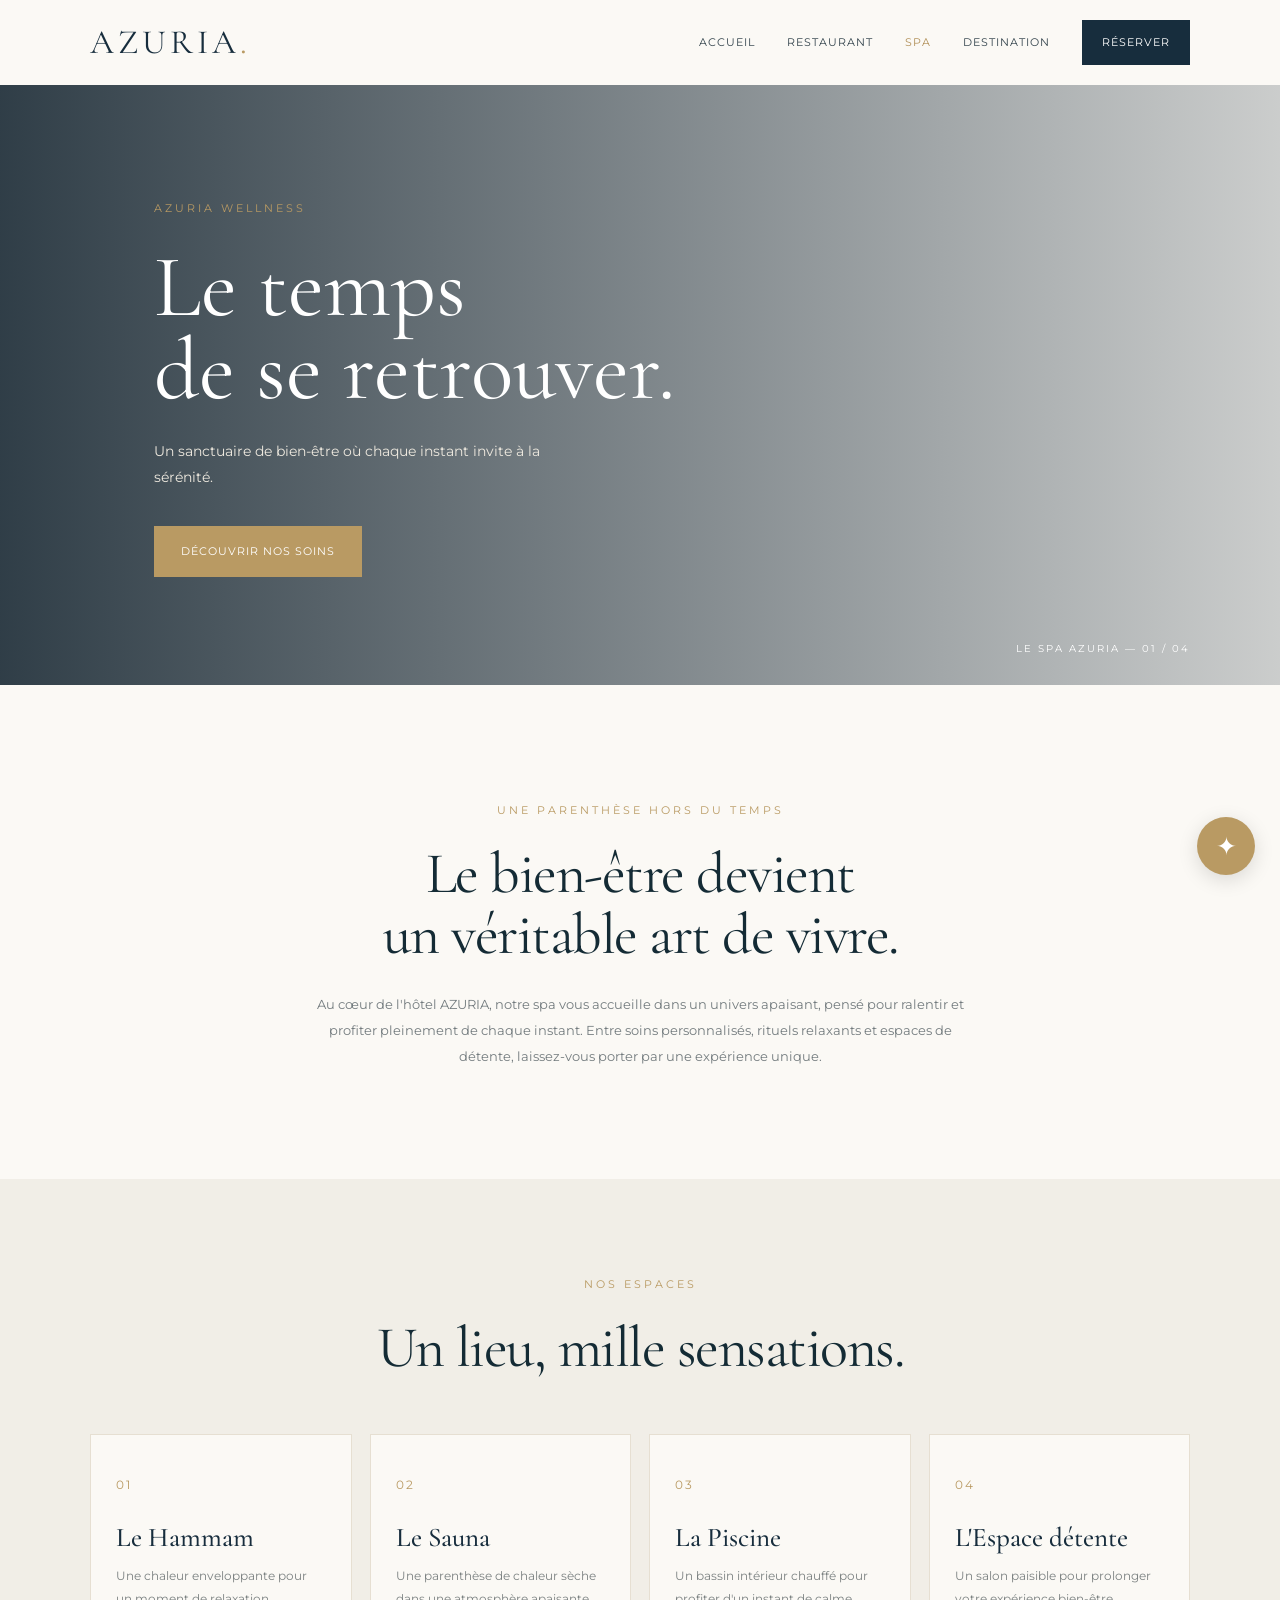
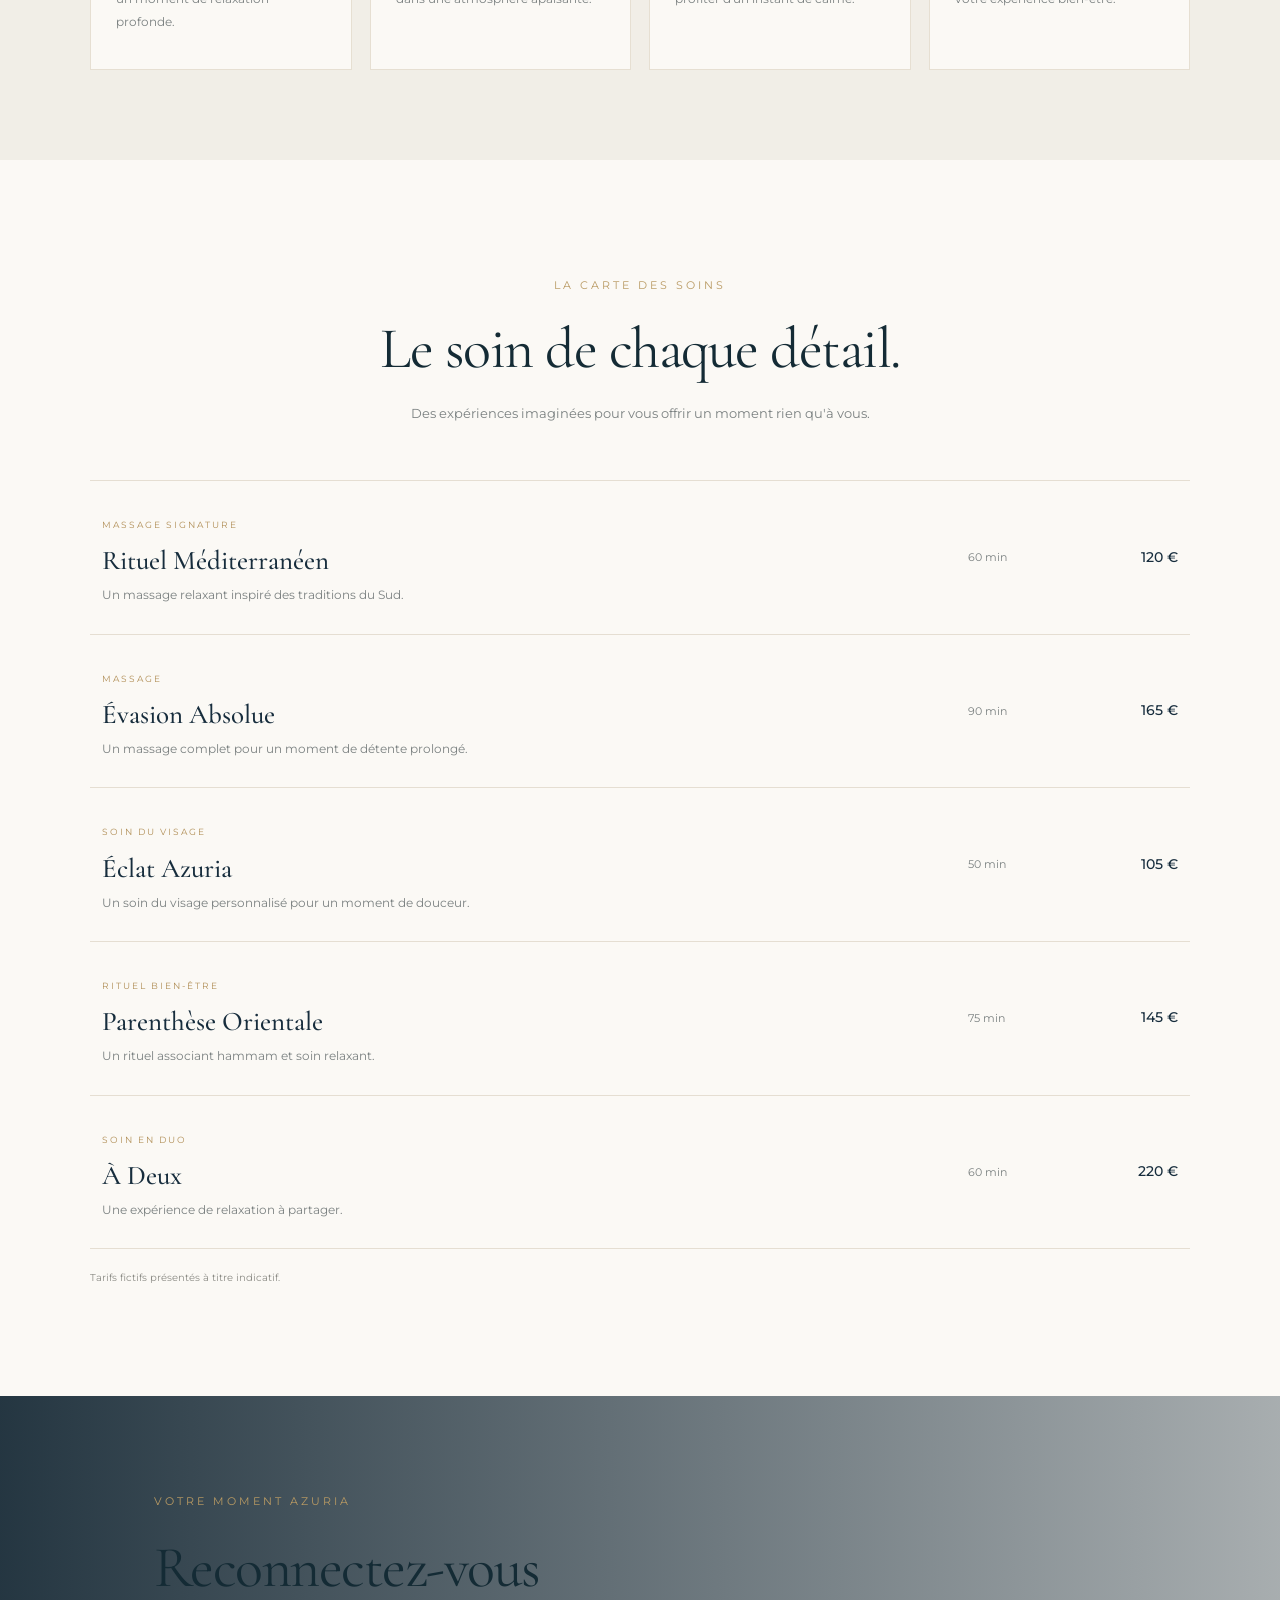
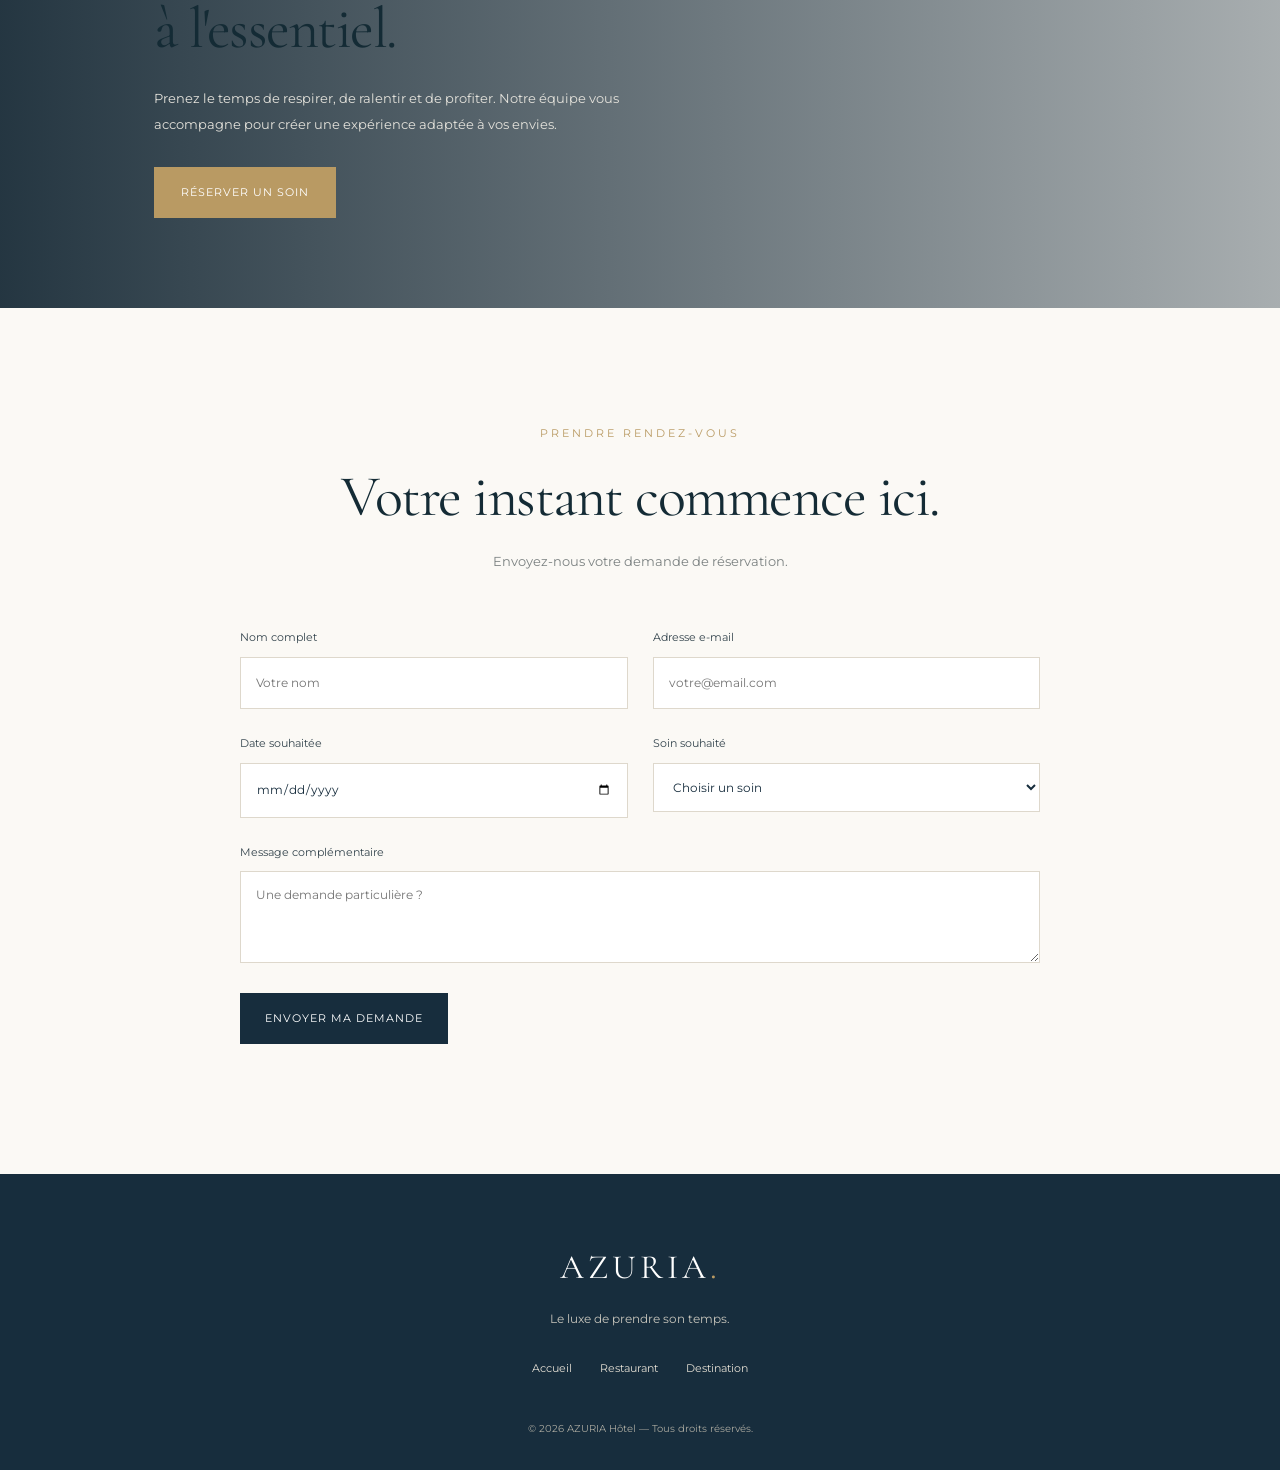
<file: Spa.html>
<!DOCTYPE html>
<html lang="fr">
<head>
    <meta charset="UTF-8">
    <meta name="viewport" content="width=device-width, initial-scale=1.0">
    <title>Le Spa | AZURIA Hôtel</title>
    <link rel="stylesheet" href="style.css">
    <link rel="preconnect" href="https://fonts.googleapis.com">
    <link rel="preconnect" href="https://fonts.gstatic.com" crossorigin>
    <link href="https://fonts.googleapis.com/css2?family=Cormorant+Garamond:wght@400;500;600&family=Montserrat:wght@300;400;500;600&display=swap" rel="stylesheet">
</head>

<body class="spa-page">

<header class="spa-header">
    <a href="index.html" class="spa-logo">AZURIA<span>.</span></a>

    <button class="spa-menu-toggle" aria-label="Ouvrir le menu">☰</button>

    <nav class="spa-nav">
        <a href="index.html">Accueil</a>
        <a href="restaurant.html">Restaurant</a>
        <a href="spa.html" class="active">Spa</a>
        <a href="destination.html">Destination</a>
        <a href="index.html#reservation" class="spa-nav-button">Réserver</a>
    </nav>
</header>

<main>

    <!-- HERO -->
    <section class="spa-hero">
        <div class="spa-hero-content">
            <span>AZURIA WELLNESS</span>
            <h1>Le temps<br>de se retrouver.</h1>
            <p>Un sanctuaire de bien-être où chaque instant invite à la sérénité.</p>
            <a href="#soins" class="spa-button">Découvrir nos soins</a>
        </div>
        <div class="spa-hero-bottom">LE SPA AZURIA — 01 / 04</div>
    </section>

    <!-- INTRODUCTION -->
    <section class="spa-intro spa-container">
        <span class="spa-label">UNE PARENTHÈSE HORS DU TEMPS</span>
        <h2>Le bien-être devient<br>un véritable art de vivre.</h2>
        <p>
            Au cœur de l'hôtel AZURIA, notre spa vous accueille dans
            un univers apaisant, pensé pour ralentir et profiter pleinement
            de chaque instant. Entre soins personnalisés, rituels relaxants
            et espaces de détente, laissez-vous porter par une expérience unique.
        </p>
    </section>

    <!-- ESPACES -->
    <section class="spa-spaces">
        <div class="spa-container">
            <div class="spa-section-heading">
                <span class="spa-label">NOS ESPACES</span>
                <h2>Un lieu, mille sensations.</h2>
            </div>

            <div class="spa-space-grid">
                <article class="spa-space-card">
                    <span>01</span>
                    <h3>Le Hammam</h3>
                    <p>Une chaleur enveloppante pour un moment de relaxation profonde.</p>
                </article>

                <article class="spa-space-card">
                    <span>02</span>
                    <h3>Le Sauna</h3>
                    <p>Une parenthèse de chaleur sèche dans une atmosphère apaisante.</p>
                </article>

                <article class="spa-space-card">
                    <span>03</span>
                    <h3>La Piscine</h3>
                    <p>Un bassin intérieur chauffé pour profiter d'un instant de calme.</p>
                </article>

                <article class="spa-space-card">
                    <span>04</span>
                    <h3>L'Espace détente</h3>
                    <p>Un salon paisible pour prolonger votre expérience bien-être.</p>
                </article>
            </div>
        </div>
    </section>

    <!-- SOINS -->
    <section class="spa-treatments spa-container" id="soins">
        <div class="spa-section-heading">
            <span class="spa-label">LA CARTE DES SOINS</span>
            <h2>Le soin de chaque détail.</h2>
            <p>Des expériences imaginées pour vous offrir un moment rien qu'à vous.</p>
        </div>

        <div class="spa-treatment-list">

            <article class="spa-treatment">
                <div>
                    <span class="spa-treatment-type">MASSAGE SIGNATURE</span>
                    <h3>Rituel Méditerranéen</h3>
                    <p>Un massage relaxant inspiré des traditions du Sud.</p>
                </div>
                <span class="spa-duration">60 min</span>
                <strong>120 €</strong>
            </article>

            <article class="spa-treatment">
                <div>
                    <span class="spa-treatment-type">MASSAGE</span>
                    <h3>Évasion Absolue</h3>
                    <p>Un massage complet pour un moment de détente prolongé.</p>
                </div>
                <span class="spa-duration">90 min</span>
                <strong>165 €</strong>
            </article>

            <article class="spa-treatment">
                <div>
                    <span class="spa-treatment-type">SOIN DU VISAGE</span>
                    <h3>Éclat Azuria</h3>
                    <p>Un soin du visage personnalisé pour un moment de douceur.</p>
                </div>
                <span class="spa-duration">50 min</span>
                <strong>105 €</strong>
            </article>

            <article class="spa-treatment">
                <div>
                    <span class="spa-treatment-type">RITUEL BIEN-ÊTRE</span>
                    <h3>Parenthèse Orientale</h3>
                    <p>Un rituel associant hammam et soin relaxant.</p>
                </div>
                <span class="spa-duration">75 min</span>
                <strong>145 €</strong>
            </article>

            <article class="spa-treatment">
                <div>
                    <span class="spa-treatment-type">SOIN EN DUO</span>
                    <h3>À Deux</h3>
                    <p>Une expérience de relaxation à partager.</p>
                </div>
                <span class="spa-duration">60 min</span>
                <strong>220 €</strong>
            </article>

        </div>

        <p class="spa-disclaimer">Tarifs fictifs présentés à titre indicatif.</p>
    </section>

    <!-- EXPERIENCE -->
    <section class="spa-experience">
        <div class="spa-experience-content">
            <span class="spa-label">VOTRE MOMENT AZURIA</span>
            <h2>Reconnectez-vous<br>à l'essentiel.</h2>
            <p>
                Prenez le temps de respirer, de ralentir et de profiter.
                Notre équipe vous accompagne pour créer une expérience
                adaptée à vos envies.
            </p>
            <a href="#reservation-spa" class="spa-button">Réserver un soin</a>
        </div>
    </section>

    <!-- RESERVATION -->
    <section class="spa-booking spa-container" id="reservation-spa">
        <div class="spa-section-heading">
            <span class="spa-label">PRENDRE RENDEZ-VOUS</span>
            <h2>Votre instant commence ici.</h2>
            <p>Envoyez-nous votre demande de réservation.</p>
        </div>

        <form id="spa-form" class="spa-form">
            <div class="spa-form-grid">
                <div>
                    <label for="spa-name">Nom complet</label>
                    <input type="text" id="spa-name" placeholder="Votre nom" required>
                </div>

                <div>
                    <label for="spa-email">Adresse e-mail</label>
                    <input type="email" id="spa-email" placeholder="votre@email.com" required>
                </div>

                <div>
                    <label for="spa-date">Date souhaitée</label>
                    <input type="date" id="spa-date" required>
                </div>

                <div>
                    <label for="spa-treatment-select">Soin souhaité</label>
                    <select id="spa-treatment-select" required>
                        <option value="">Choisir un soin</option>
                        <option>Rituel Méditerranéen</option>
                        <option>Évasion Absolue</option>
                        <option>Éclat Azuria</option>
                        <option>Parenthèse Orientale</option>
                        <option>À Deux</option>
                    </select>
                </div>
            </div>

            <label for="spa-message">Message complémentaire</label>
            <textarea id="spa-message" rows="4" placeholder="Une demande particulière ?"></textarea>

            <button type="submit" class="spa-submit">Envoyer ma demande</button>
            <p id="spa-feedback" class="spa-feedback"></p>
        </form>
    </section>

</main>

<footer class="spa-footer">
    <a href="index.html" class="spa-logo">AZURIA<span>.</span></a>
    <p>Le luxe de prendre son temps.</p>
    <div>
        <a href="index.html">Accueil</a>
        <a href="restaurant.html">Restaurant</a>
        <a href="destination.html">Destination</a>
    </div>
    <small>© <span id="spa-year"></span> AZURIA Hôtel — Tous droits réservés.</small>
</footer>

<!-- CONCIERGE VIRTUEL -->
<button class="spa-chat-button" id="spa-chat-open" aria-label="Ouvrir le concierge">✦</button>

<div class="spa-chat" id="spa-chat">
    <div class="spa-chat-header">
        <div>
            <strong>Conciergerie AZURIA</strong>
            <small>Votre assistant virtuel</small>
        </div>
        <button id="spa-chat-close" aria-label="Fermer">×</button>
    </div>

    <div class="spa-chat-messages" id="spa-chat-messages">
        <p class="spa-bot-message">Bonjour et bienvenue au spa AZURIA. Comment puis-je vous aider ?</p>
    </div>

    <div class="spa-chat-quick">
        <button data-question="Quels sont les horaires du spa ?">Horaires</button>
        <button data-question="Quels soins proposez-vous ?">Les soins</button>
        <button data-question="Comment réserver ?">Réservation</button>
    </div>

    <form id="spa-chat-form">
        <input type="text" id="spa-chat-input" placeholder="Votre message..." required>
        <button type="submit">➤</button>
    </form>
</div>

<script>
    // MENU MOBILE
    const menuToggle = document.querySelector(".spa-menu-toggle");
    const spaNav = document.querySelector(".spa-nav");

    menuToggle.addEventListener("click", () => {
        spaNav.classList.toggle("open");
    });

    spaNav.querySelectorAll("a").forEach(link => {
        link.addEventListener("click", () => spaNav.classList.remove("open"));
    });

    // ANNEE
    document.getElementById("spa-year").textContent = new Date().getFullYear();

    // DATE MINIMUM
    document.getElementById("spa-date").min = new Date().toISOString().split("T")[0];

    // FORMULAIRE DE RESERVATION
    document.getElementById("spa-form").addEventListener("submit", function(e) {
        e.preventDefault();

        document.getElementById("spa-feedback").textContent =
            "Merci ! Votre demande a bien été préparée. Notre équipe vous recontactera prochainement.";

        this.reset();
    });

    // CONCIERGE VIRTUEL
    const chat = document.getElementById("spa-chat");
    const chatMessages = document.getElementById("spa-chat-messages");

    document.getElementById("spa-chat-open").addEventListener("click", () => {
        chat.classList.add("visible");
    });

    document.getElementById("spa-chat-close").addEventListener("click", () => {
        chat.classList.remove("visible");
    });

    function spaReply(question) {
        const q = question.toLowerCase();

        if (q.includes("horaire") || q.includes("ouvert")) {
            return "Le spa accueille les visiteurs de 9h à 20h, tous les jours.";
        }

        if (q.includes("soin") || q.includes("massage") || q.includes("tarif")) {
            return "Nous proposons plusieurs soins, dont le Rituel Méditerranéen à 120 € et Évasion Absolue à 165 €. Consultez notre carte des soins pour en savoir plus.";
        }

        if (q.includes("réserver") || q.includes("reservation") || q.includes("rendez-vous")) {
            return "Vous pouvez envoyer une demande grâce au formulaire de réservation situé en bas de cette page.";
        }

        if (q.includes("piscine") || q.includes("hammam") || q.includes("sauna")) {
            return "Notre spa comprend une piscine intérieure chauffée, un hammam, un sauna et un espace détente.";
        }

        return "Je peux vous renseigner sur nos horaires, nos soins et les réservations. Que souhaitez-vous savoir ?";
    }

    function addChatMessage(message, type) {
        const p = document.createElement("p");
        p.className = type === "user" ? "spa-user-message" : "spa-bot-message";
        p.textContent = message;
        chatMessages.appendChild(p);
        chatMessages.scrollTop = chatMessages.scrollHeight;
    }

    function sendSpaMessage(message) {
        if (!message.trim()) return;
        addChatMessage(message, "user");

        setTimeout(() => {
            addChatMessage(spaReply(message), "bot");
        }, 400);
    }

    document.getElementById("spa-chat-form").addEventListener("submit", function(e) {
        e.preventDefault();
        const input = document.getElementById("spa-chat-input");
        sendSpaMessage(input.value);
        input.value = "";
    });

    document.querySelectorAll(".spa-chat-quick button").forEach(button => {
        button.addEventListener("click", () => {
            sendSpaMessage(button.dataset.question);
        });
    });
</script>

</body>
</html>
</file>
<file: style.css>
/* =========================================
   AZURIA — IDENTITÉ VISUELLE
   ========================================= */

:root {
    --navy: #142b35;
    --navy-deep: #0d2029;
    --blue: #426b77;
    --gold: #c2a675;
    --cream: #f7f5ef;
    --white: #ffffff;
    --text: #263b43;
    --muted: #7d898b;
    --line: #dedfd9;

    --font-title: "Playfair Display", Georgia, serif;
    --font-body: "DM Sans", Arial, sans-serif;

    --page-width: 1440px;
    --page-padding: clamp(24px, 7vw, 110px);
}

/* Base */

* {
    box-sizing: border-box;
    margin: 0;
    padding: 0;
}

html {
    scroll-behavior: smooth;
    scroll-padding-top: 90px;
}

body {
    font-family: var(--font-body);
    color: var(--text);
    background: var(--cream);
    line-height: 1.7;
    -webkit-font-smoothing: antialiased;
}

body,
button,
input,
select {
    font-family: var(--font-body);
}

img {
    display: block;
    width: 100%;
}

a {
    color: inherit;
    text-decoration: none;
}

button,
input,
select {
    font: inherit;
}

button {
    cursor: pointer;
}

::selection {
    background: var(--gold);
    color: var(--navy-deep);
}

:focus-visible {
    outline: 2px solid var(--gold);
    outline-offset: 4px;
}

section {
    scroll-margin-top: 75px;
}

.section-padding {
    padding: 110px var(--page-padding);
}

.eyebrow {
    font-size: 10px;
    letter-spacing: 2.5px;
    font-weight: 700;
    color: var(--blue);
    margin-bottom: 22px;
}

.eyebrow.light {
    color: #e1d3b9;
}

h1,
h2,
h3 {
    font-family: var(--font-title);
    font-weight: 400;
    line-height: 1.15;
}

h2 {
    font-size: clamp(35px, 4.2vw, 57px);
    color: var(--navy);
    letter-spacing: -1.5px;
}

h2 em,
h1 em,
blockquote em {
    font-weight: 400;
    color: var(--blue);
}

.muted {
    color: var(--muted);
    font-size: 14px;
}

.text-link {
    display: inline-flex;
    align-items: center;
    gap: 14px;
    font-size: 11px;
    letter-spacing: 1px;
    text-transform: uppercase;
    font-weight: 700;
    padding-bottom: 8px;
    border-bottom: 1px solid currentColor;
    transition: gap 0.25s ease, opacity 0.25s ease;
}

.text-link:hover {
    gap: 23px;
    opacity: 0.75;
}

.dark-link {
    color: var(--navy);
}

.light-link {
    color: var(--white);
}

.button {
    display: inline-flex;
    align-items: center;
    justify-content: center;
    gap: 25px;
    min-height: 55px;
    padding: 0 25px;
    border: 1px solid transparent;
    font-size: 11px;
    letter-spacing: 0.7px;
    font-weight: 700;
    transition: background 0.25s ease, color 0.25s ease,
                border-color 0.25s ease, transform 0.25s ease;
}

.button:hover {
    transform: translateY(-2px);
}

.button-light {
    background: var(--white);
    color: var(--navy);
}

.button-light:hover {
    background: transparent;
    border-color: rgba(255, 255, 255, 0.75);
    color: var(--white);
}

.button-dark {
    background: var(--navy);
    color: var(--white);
}

.button-dark:hover {
    background: var(--blue);
}

.sr-only {
    position: absolute;
    width: 1px;
    height: 1px;
    padding: 0;
    margin: -1px;
    overflow: hidden;
    clip: rect(0, 0, 0, 0);
    white-space: nowrap;
    border: 0;
}

/* =========================================
   NAVIGATION
   ========================================= */

.header {
    position: fixed;
    inset: 0 0 auto 0;
    z-index: 1000;
    min-height: 92px;
    display: flex;
    align-items: center;
    justify-content: space-between;
    padding: 0 var(--page-padding);
    color: var(--white);
    transition: background 0.3s ease, min-height 0.3s ease,
                box-shadow 0.3s ease;
}

.header-scrolled {
    min-height: 76px;
    background: rgba(247, 245, 239, 0.97);
    color: var(--navy);
    box-shadow: 0 4px 30px rgba(20, 43, 53, 0.06);
    backdrop-filter: blur(12px);
}

.logo {
    display: inline-flex;
    flex-direction: column;
    align-items: flex-start;
    font-family: var(--font-title);
    font-size: 29px;
    font-weight: 600;
    letter-spacing: 4px;
    line-height: 1;
}

.logo-point {
    display: inline;
    color: var(--gold);
    margin-left: -4px;
}

.logo small {
    margin-top: 7px;
    font-family: var(--font-body);
    font-size: 8px;
    letter-spacing: 3.1px;
    font-weight: 500;
}

.navigation {
    display: flex;
    align-items: center;
    gap: clamp(18px, 2.4vw, 37px);
}

.navigation > a {
    font-size: 10px;
    letter-spacing: 0.5px;
    transition: opacity 0.2s ease;
}

.navigation > a:hover {
    opacity: 0.65;
}

.navigation .nav-reservation {
    border: 1px solid currentColor;
    padding: 12px 19px;
    text-transform: uppercase;
    letter-spacing: 1px;
}

.menu-toggle {
    display: none;
}

/* =========================================
   HERO
   ========================================= */

.hero {
    min-height: 720px;
    height: min(900px, 100svh);
    position: relative;
    display: flex;
    align-items: center;
    color: var(--white);
    background: var(--navy-deep);
    overflow: hidden;
}

.hero-image,
.hero-overlay {
    position: absolute;
    inset: 0;
}

.hero-image {
    background-image: url("https://images.unsplash.com/photo-1571896349842-33c89424de2d?auto=format&fit=crop&w=2400&q=90");
    background-size: cover;
    background-position: center 48%;
    transform: scale(1.04);
    animation: hero-zoom 1.5s ease-out forwards;
}

.hero-overlay {
    background:
        linear-gradient(90deg, rgba(8, 24, 31, 0.78) 0%,
            rgba(8, 24, 31, 0.42) 50%,
            rgba(8, 24, 31, 0.06) 100%),
        linear-gradient(0deg, rgba(8, 24, 31, 0.35), transparent 40%);
}

.hero-content {
    position: relative;
    z-index: 2;
    width: min(750px, 100%);
    padding: 100px var(--page-padding) 70px;
}

.hero h1 {
    font-size: clamp(54px, 7.5vw, 98px);
    letter-spacing: -2.5px;
    line-height: 1.04;
    margin-bottom: 26px;
}

.hero h1 em {
    color: #e3d5bd;
}

.hero-description {
    max-width: 430px;
    color: rgba(255, 255, 255, 0.83);
    font-size: 14px;
    line-height: 1.9;
    margin-bottom: 34px;
}

.hero-actions {
    display: flex;
    align-items: center;
    flex-wrap: wrap;
    gap: 27px;
}

.hero-bottom {
    position: absolute;
    z-index: 2;
    bottom: 29px;
    left: var(--page-padding);
    right: var(--page-padding);
    display: flex;
    justify-content: space-between;
    gap: 20px;
    color: rgba(255, 255, 255, 0.75);
    font-size: 9px;
    letter-spacing: 1.5px;
}

.scroll-indicator {
    position: absolute;
    z-index: 2;
    bottom: 0;
    left: 50%;
    height: 58px;
    width: 1px;
    background: rgba(255, 255, 255, 0.3);
}

.scroll-indicator span {
    display: block;
    height: 25px;
    width: 1px;
    background: var(--white);
    animation: scroll-line 1.6s infinite;
}

/* =========================================
   PRÉSENTATION
   ========================================= */

.intro {
    display: grid;
    grid-template-columns: 1fr 0.8fr;
    gap: 12%;
    align-items: start;
}

.intro-left h2 {
    max-width: 600px;
}

.intro-right {
    padding-top: 40px;
}

.intro-text {
    font-family: var(--font-title);
    font-size: clamp(20px, 2vw, 26px);
    line-height: 1.6;
    color: var(--navy);
    margin-bottom: 22px;
}

.intro-right .muted {
    line-height: 1.9;
    margin-bottom: 28px;
}

/* =========================================
   STATISTIQUES
   ========================================= */

.stats {
    display: grid;
    grid-template-columns: repeat(4, 1fr);
    padding: 43px var(--page-padding);
    background: var(--navy);
    color: var(--white);
}

.stat {
    display: flex;
    flex-direction: column;
    align-items: center;
    text-align: center;
    gap: 7px;
    padding: 0 15px;
    border-right: 1px solid rgba(255, 255, 255, 0.17);
}

.stat:last-child {
    border-right: 0;
}

.stat strong {
    font-family: var(--font-title);
    font-size: 39px;
    font-weight: 400;
}

.stat .star {
    color: var(--gold);
    font-family: var(--font-body);
    font-size: 19px;
    margin-left: 4px;
}

.stat > span {
    color: rgba(255, 255, 255, 0.67);
    font-size: 10px;
    letter-spacing: 0.5px;
}

/* =========================================
   CHAMBRES
   ========================================= */

.rooms {
    background: var(--cream);
}

.section-heading {
    display: flex;
    justify-content: space-between;
    align-items: end;
    gap: 40px;
    margin-bottom: 48px;
}

.section-heading h2 {
    max-width: 650px;
}

.section-description {
    max-width: 310px;
    color: var(--muted);
    font-size: 13px;
    line-height: 1.9;
    padding-bottom: 5px;
}

.room-grid {
    display: grid;
    grid-template-columns: repeat(3, minmax(0, 1fr));
    gap: 27px;
}

.room-card {
    min-width: 0;
}

.room-image {
    position: relative;
    display: block;
    overflow: hidden;
    aspect-ratio: 0.87;
    background: #e1e1dc;
}

.room-image img {
    width: 100%;
    height: 100%;
    object-fit: cover;
    transition: transform 0.7s cubic-bezier(0.2, 0.7, 0.2, 1);
}

.room-card:hover .room-image img {
    transform: scale(1.055);
}

.room-number {
    position: absolute;
    bottom: 15px;
    left: 15px;
    padding: 7px 11px;
    background: rgba(13, 32, 41, 0.75);
    color: var(--white);
    font-size: 9px;
    letter-spacing: 1px;
}

.room-info {
    display: flex;
    flex-wrap: wrap;
    justify-content: space-between;
    align-items: end;
    gap: 10px;
    margin-top: 24px;
}

.room-category {
    font-size: 8px;
    letter-spacing: 1.6px;
    color: var(--blue);
    margin-bottom: 7px;
    font-weight: 700;
}

.room-info h3 {
    font-size: 28px;
}

.room-price {
    font-size: 11px;
    font-weight: 700;
    color: var(--navy);
    white-space: nowrap;
}

.room-price small {
    color: var(--muted);
    font-size: 10px;
    font-weight: 400;
}

.room-description {
    font-size: 12px;
    line-height: 1.9;
    color: var(--muted);
    margin: 15px 0 20px;
}

.room-card > .text-link {
    font-size: 9px;
}

/* =========================================
   GRANDE SECTION IMMERSIVE
   ========================================= */

.experience {
    position: relative;
    min-height: 590px;
    display: flex;
    align-items: center;
    overflow: hidden;
    background: var(--navy-deep);
    color: var(--white);
}

.experience-image {
    position: absolute;
    inset: 0;
}

.experience-image img {
    height: 100%;
    object-fit: cover;
    object-position: center;
}

.experience::after {
    content: "";
    position: absolute;
    inset: 0;
    background: linear-gradient(
        90deg,
        rgba(10, 29, 37, 0.86) 0%,
        rgba(10, 29, 37, 0.57) 48%,
        rgba(10, 29, 37, 0.05) 100%
    );
}

.experience-content {
    position: relative;
    z-index: 1;
    max-width: 720px;
    padding: 100px var(--page-padding);
}

.experience h2 {
    color: var(--white);
    font-size: clamp(42px, 5.5vw, 70px);
    margin-bottom: 23px;
}

.experience h2 em {
    color: #e3d5bd;
}

.experience-content > p:not(.eyebrow) {
    max-width: 420px;
    color: rgba(255, 255, 255, 0.78);
    font-size: 13px;
    line-height: 1.9;
    margin-bottom: 32px;
}

/* =========================================
   SERVICES
   ========================================= */

.services {
    background: #efede6;
}

.service-grid {
    display: grid;
    grid-template-columns: repeat(3, minmax(0, 1fr));
    gap: 18px;
}

.service-card {
    min-height: 290px;
    padding: 35px 30px;
    border: 1px solid #dcdcd4;
    background: rgba(255, 255, 255, 0.28);
    transition: background 0.3s ease, transform 0.3s ease,
                border-color 0.3s ease;
}

.service-card:hover {
    background: var(--white);
    border-color: #c6b58f;
    transform: translateY(-4px);
}

.service-icon {
    display: inline-flex;
    align-items: center;
    justify-content: center;
    width: 44px;
    height: 44px;
    border: 1px solid var(--gold);
    border-radius: 50%;
    color: var(--blue);
    font-size: 23px;
    margin-bottom: 29px;
}

.service-index {
    color: var(--blue);
    font-size: 9px;
    letter-spacing: 1.5px;
    font-weight: 700;
    margin-bottom: 10px;
}

.service-card h3 {
    font-size: 30px;
    color: var(--navy);
    margin-bottom: 13px;
}

.service-card > p:last-child {
    color: var(--muted);
    font-size: 12px;
    line-height: 1.9;
    max-width: 300px;
}

/* =========================================
   GALERIE
   ========================================= */

.gallery {
    background: var(--cream);
}

.gallery-grid {
    display: grid;
    grid-template-columns: 1.3fr 1fr 1fr;
    grid-template-rows: 235px 235px;
    gap: 17px;
}

.gallery-item {
    position: relative;
    display: block;
    min-width: 0;
    overflow: hidden;
    background: #d7d8d2;
}

.gallery-item.gallery-large {
    grid-row: span 2;
}

.gallery-item img {
    height: 100%;
    object-fit: cover;
    transition: transform 0.6s ease;
}

.gallery-item::after {
    content: "";
    position: absolute;
    inset: 35% 0 0;
    background: linear-gradient(transparent, rgba(8, 24, 31, 0.65));
}

.gallery-item:hover img {
    transform: scale(1.06);
}

.gallery-item > span {
    position: absolute;
    z-index: 1;
    left: 20px;
    right: 15px;
    bottom: 18px;
    color: var(--white);
    font-size: 11px;
    letter-spacing: 0.5px;
}

/* =========================================
   CITATION
   ========================================= */

.quote-section {
    padding: 100px 25px;
    text-align: center;
    background: #e9e5da;
}

.quote-section .eyebrow {
    margin-bottom: 28px;
}

.quote-section blockquote {
    font-family: var(--font-title);
    font-size: clamp(30px, 4.5vw, 56px);
    line-height: 1.4;
    color: var(--navy);
    letter-spacing: -0.7px;
}

.quote-section blockquote em {
    color: var(--blue);
}

.quote-line {
    display: block;
    width: 45px;
    height: 1px;
    margin: 30px auto 20px;
    background: var(--gold);
}

.quote-caption {
    font-size: 9px;
    letter-spacing: 2px;
    color: var(--muted);
}

/* =========================================
   RÉSERVATION
   ========================================= */

.reservation {
    display: grid;
    grid-template-columns: 0.85fr 1fr;
    align-items: center;
    gap: 11%;
    background: #f9f8f4;
}

.reservation-intro h2 {
    margin-bottom: 25px;
}

.reservation-intro > p:not(.eyebrow) {
    color: var(--muted);
    font-size: 13px;
    line-height: 1.95;
    max-width: 400px;
}

.reservation-note {
    display: flex;
    align-items: start;
    gap: 17px;
    margin-top: 45px;
    padding-top: 25px;
    border-top: 1px solid var(--line);
}

.reservation-note > span {
    color: var(--gold);
    font-size: 25px;
}

.reservation-note p {
    color: var(--muted);
    font-size: 11px;
    line-height: 1.9;
}

.reservation-note strong {
    color: var(--navy);
    font-size: 12px;
}

.booking-form {
    padding: clamp(25px, 4vw, 48px);
    background: var(--white);
    border: 1px solid #ecebe5;
    box-shadow: 0 20px 65px rgba(20, 43, 53, 0.05);
}

.form-heading {
    display: flex;
    justify-content: space-between;
    align-items: center;
    gap: 15px;
    padding-bottom: 22px;
    margin-bottom: 27px;
    border-bottom: 1px solid var(--line);
    font-size: 9px;
    letter-spacing: 1.5px;
    font-weight: 700;
    color: var(--navy);
}

.form-stars {
    color: var(--gold);
    letter-spacing: 2px;
}

.form-row {
    display: grid;
    grid-template-columns: 1fr 1fr;
    gap: 17px;
}

.form-group {
    display: flex;
    flex-direction: column;
    gap: 8px;
    margin-bottom: 21px;
    min-width: 0;
}

.form-group label {
    color: var(--navy);
    font-size: 11px;
    font-weight: 600;
}

.form-group input,
.form-group select {
    width: 100%;
    min-width: 0;
    min-height: 48px;
    padding: 11px 12px;
    color: var(--text);
    background: #fbfaf7;
    border: 1px solid #dedfd9;
    border-radius: 0;
    font-size: 12px;
}

.form-group input:focus,
.form-group select:focus {
    outline: 1px solid var(--gold);
    border-color: var(--gold);
}

.booking-button {
    width: 100%;
    justify-content: space-between;
    margin-top: 6px;
}

.form-disclaimer {
    margin-top: 15px;
    color: var(--muted);
    font-size: 10px;
    line-height: 1.7;
    text-align: center;
}

.booking-result {
    display: none;
    margin-top: 20px;
    padding: 17px;
    font-size: 12px;
    line-height: 1.8;
}

.booking-success {
    display: block;
    background: #edf4ed;
    border-left: 3px solid #5e8666;
    color: #284d31;
}

.booking-success strong {
    display: block;
    margin-bottom: 7px;
}

.booking-success p {
    margin-bottom: 7px;
}

.booking-success small {
    display: block;
    color: #526d56;
    font-size: 10px;
}

.booking-error {
    display: block;
    background: #fbefec;
    border-left: 3px solid #b65e4e;
    color: #873f34;
}

/* =========================================
   NEWSLETTER
   ========================================= */

.newsletter {
    display: flex;
    justify-content: space-between;
    align-items: center;
    gap: 45px;
    padding: 65px var(--page-padding);
    background: var(--blue);
    color: var(--white);
}

.newsletter .eyebrow {
    margin-bottom: 12px;
}

.newsletter h2 {
    max-width: 620px;
    font-size: clamp(26px, 3vw, 38px);
    color: var(--white);
    letter-spacing: -0.5px;
}

.newsletter > div > p:last-child {
    color: rgba(255, 255, 255, 0.75);
    font-size: 12px;
    margin-top: 12px;
}

.newsletter-form {
    display: grid;
    grid-template-columns: 1fr 50px;
    width: min(400px, 100%);
    flex-shrink: 0;
    border-bottom: 1px solid rgba(255, 255, 255, 0.6);
}

.newsletter-form input {
    min-width: 0;
    padding: 14px 0;
    color: var(--white);
    background: transparent;
    border: 0;
    outline: 0;
    font-size: 12px;
}

.newsletter-form input::placeholder {
    color: rgba(255, 255, 255, 0.8);
}

.newsletter-form button {
    border: 0;
    background: transparent;
    color: var(--white);
    font-size: 23px;
    transition: transform 0.2s ease;
}

.newsletter-form button:hover {
    transform: translateX(4px);
}

.newsletter-form > p {
    grid-column: 1 / -1;
    padding: 0 0 8px;
    font-size: 11px;
    color: var(--white);
}

/* =========================================
   FOOTER
   ========================================= */

.footer {
    padding: 70px var(--page-padding) 0;
    background: var(--navy-deep);
    color: var(--white);
}

.footer-main {
    display: grid;
    grid-template-columns: 1.5fr 1fr 1fr 1fr;
    gap: 35px;
    padding-bottom: 65px;
}

.footer-logo {
    margin-bottom: 25px;
}

.footer-brand > p {
    color: rgba(255, 255, 255, 0.6);
    font-size: 12px;
    line-height: 1.9;
}

.footer-column {
    display: flex;
    flex-direction: column;
    align-items: flex-start;
    gap: 13px;
}

.footer-column h4 {
    margin-bottom: 12px;
    color: #d9c5a1;
    font-size: 9px;
    letter-spacing: 1.8px;
}

.footer-column a {
    color: rgba(255, 255, 255, 0.68);
    font-size: 11px;
    transition: color 0.2s ease;
}

.footer-column a:hover {
    color: var(--white);
}

.footer-bottom {
    display: flex;
    justify-content: space-between;
    gap: 20px;
    padding: 22px 0;
    border-top: 1px solid rgba(255, 255, 255, 0.14);
    color: rgba(255, 255, 255, 0.55);
    font-size: 10px;
}

.footer-bottom a {
    color: var(--white);
}

/* =========================================
   BOUTON RETOUR EN HAUT
   ========================================= */

.back-to-top {
    position: fixed;
    right: 24px;
    bottom: 24px;
    z-index: 900;
    display: flex;
    align-items: center;
    justify-content: center;
    width: 43px;
    height: 43px;
    color: var(--white);
    background: var(--navy);
    border: 1px solid rgba(255, 255, 255, 0.2);
    opacity: 0;
    visibility: hidden;
    transform: translateY(10px);
    transition: opacity 0.25s ease, visibility 0.25s ease,
                transform 0.25s ease, background 0.25s ease;
}

.back-to-top-visible {
    opacity: 1;
    visibility: visible;
    transform: translateY(0);
}

.back-to-top:hover {
    background: var(--blue);
}

/* =========================================
   ANIMATIONS
   ========================================= */

.reveal {
    opacity: 0;
    transform: translateY(22px);
    transition: opacity 0.8s ease, transform 0.8s ease;
}

.reveal.revealed {
    opacity: 1;
    transform: translateY(0);
}

@keyframes hero-zoom {
    from {
        transform: scale(1.04);
    }
    to {
        transform: scale(1);
    }
}

@keyframes scroll-line {
    0% {
        transform: translateY(0);
        opacity: 0;
    }
    30% {
        opacity: 1;
    }
    100% {
        transform: translateY(30px);
        opacity: 0;
    }
}

/* =========================================
   TABLETTES
   ========================================= */

@media (max-width: 1050px) {
    :root {
        --page-padding: 5vw;
    }

    .header {
        min-height: 82px;
    }

    .navigation {
        gap: 18px;
    }

    .navigation > a {
        font-size: 9px;
    }

    .logo {
        font-size: 25px;
    }

    .room-grid {
        gap: 18px;
    }

    .room-info {
        align-items: flex-start;
        flex-direction: column;
    }

    .room-info h3 {
        font-size: 26px;
    }

    .room-price {
        white-space: normal;
    }

    .reservation {
        gap: 6%;
    }

    .gallery-grid {
        grid-template-rows: 190px 190px;
    }
}

/* =========================================
   MOBILES
   ========================================= */

@media (max-width: 760px) {
    :root {
        --page-padding: 24px;
    }

    .section-padding {
        padding-top: 75px;
        padding-bottom: 75px;
    }

    h2 {
        font-size: clamp(34px, 9vw, 47px);
    }

    .header,
    .header-scrolled {
        min-height: 74px;
        padding: 0 24px;
    }

    .logo {
        font-size: 24px;
    }

    .logo small {
        font-size: 7px;
    }

    .menu-toggle {
        position: relative;
        z-index: 1002;
        display: flex;
        flex-direction: column;
        justify-content: center;
        gap: 7px;
        width: 43px;
        height: 43px;
        padding: 9px;
        border: 1px solid currentColor;
        color: inherit;
        background: transparent;
    }

    .menu-toggle span {
        display: block;
        width: 100%;
        height: 1px;
        background: currentColor;
        transition: transform 0.25s ease;
    }

    .menu-toggle.menu-open span:first-child {
        transform: translateY(4px) rotate(45deg);
    }

    .menu-toggle.menu-open span:last-child {
        transform: translateY(-4px) rotate(-45deg);
    }

    .navigation {
        position: absolute;
        top: 0;
        left: 0;
        right: 0;
        display: flex;
        flex-direction: column;
        align-items: stretch;
        gap: 0;
        padding: 92px 24px 25px;
        background: var(--cream);
        color: var(--navy);
        box-shadow: 0 20px 30px rgba(13, 32, 41, 0.1);
        opacity: 0;
        visibility: hidden;
        transform: translateY(-10px);
        transition: opacity 0.25s ease, visibility 0.25s ease,
                    transform 0.25s ease;
    }

    .navigation.navigation-open {
        opacity: 1;
        visibility: visible;
        transform: translateY(0);
    }

    .navigation > a {
        padding: 15px 0;
        border-bottom: 1px solid var(--line);
        font-size: 12px;
    }

    .navigation .nav-reservation {
        margin-top: 15px;
        padding: 14px;
        text-align: center;
        border: 1px solid var(--navy);
    }

    .hero {
        min-height: 720px;
        height: 92svh;
        max-height: 900px;
    }

    .hero-image {
        background-position: 58% center;
    }

    .hero-overlay {
        background: linear-gradient(
            90deg,
            rgba(8, 24, 31, 0.72),
            rgba(8, 24, 31, 0.28)
        );
    }

    .hero-content {
        padding: 100px 24px 80px;
    }

    .hero h1 {
        font-size: clamp(49px, 12vw, 75px);
        letter-spacing: -1.8px;
    }

    .hero-description {
        font-size: 13px;
    }

    .hero-actions {
        align-items: flex-start;
        flex-direction: column;
        gap: 22px;
    }

    .hero-bottom {
        left: 24px;
        right: 24px;
        bottom: 22px;
        font-size: 8px;
        letter-spacing: 1px;
    }

    .hero-bottom span:last-child {
        text-align: right;
    }

    .intro {
        grid-template-columns: 1fr;
        gap: 20px;
    }

    .intro-right {
        padding-top: 0;
    }

    .stats {
        grid-template-columns: repeat(2, 1fr);
        padding: 28px 24px;
        row-gap: 30px;
    }

    .stat {
        padding: 5px 10px;
    }

    .stat:nth-child(2) {
        border-right: 0;
    }

    .stat strong {
        font-size: 34px;
    }

    .section-heading {
        flex-direction: column;
        align-items: flex-start;
        gap: 18px;
        margin-bottom: 32px;
    }

    .section-description {
        max-width: 440px;
    }

    .room-grid {
        grid-template-columns: 1fr;
        gap: 43px;
    }

    .room-image {
        aspect-ratio: 1.1;
    }

    .room-info {
        flex-direction: row;
        align-items: end;
    }

    .room-info h3 {
        font-size: 29px;
    }

    .room-price {
        font-size: 10px;
        text-align: right;
    }

    .experience {
        min-height: 560px;
    }

    .experience-image img {
        object-position: 60% center;
    }

    .experience::after {
        background: linear-gradient(
            90deg,
            rgba(10, 29, 37, 0.8),
            rgba(10, 29, 37, 0.38)
        );
    }

    .experience-content {
        padding: 75px 24px;
    }

    .experience h2 {
        font-size: clamp(39px, 9vw, 56px);
    }

    .service-grid {
        grid-template-columns: 1fr;
        gap: 13px;
    }

    .service-card {
        min-height: auto;
        padding: 28px;
    }

    .service-icon {
        margin-bottom: 20px;
    }

    .gallery-grid {
        grid-template-columns: 1fr 1fr;
        grid-template-rows: 260px 180px 180px;
        gap: 10px;
    }

    .gallery-item.gallery-large {
        grid-column: span 2;
        grid-row: auto;
    }

    .gallery-item > span {
        left: 12px;
        bottom: 12px;
        font-size: 10px;
    }

    .quote-section {
        padding: 75px 20px;
    }

    .quote-section blockquote {
        font-size: clamp(30px, 7vw, 42px);
    }

    .reservation {
        grid-template-columns: 1fr;
        gap: 35px;
    }

    .reservation-note {
        margin-top: 28px;
    }

    .booking-form {
        padding: 25px 20px;
    }

    .form-row {
        gap: 12px;
    }

    .newsletter {
        flex-direction: column;
        align-items: flex-start;
        gap: 30px;
        padding: 55px 24px;
    }

    .newsletter-form {
        width: 100%;
    }

    .footer {
        padding: 55px 24px 0;
    }

    .footer-main {
        grid-template-columns: 1fr 1fr;
        gap: 38px 22px;
        padding-bottom: 45px;
    }

    .footer-brand {
        grid-column: 1 / -1;
    }

    .footer-bottom {
        flex-direction: column;
        gap: 12px;
        font-size: 9px;
    }

    .back-to-top {
        right: 15px;
        bottom: 15px;
    }
}

/* Petits écrans */

@media (max-width: 390px) {
    :root {
        --page-padding: 18px;
    }

    .header,
    .header-scrolled {
        padding: 0 18px;
    }

    .hero-content {
        padding-right: 18px;
        padding-left: 18px;
    }

    .hero h1 {
        font-size: 46px;
    }

    .hero-bottom {
        left: 18px;
        right: 18px;
    }

    .room-info {
        flex-direction: column;
        align-items: flex-start;
    }

    .room-price {
        text-align: left;
    }

    .form-row {
        grid-template-columns: 1fr;
        gap: 0;
    }

    .gallery-grid {
        grid-template-rows: 220px 160px 160px;
    }

    .footer-main {
        gap: 32px 15px;
    }
}

/* Respect des préférences d'accessibilité */

@media (prefers-reduced-motion: reduce) {
    *,
    *::before,
    *::after {
        scroll-behavior: auto !important;
        animation-duration: 0.01ms !important;
        animation-iteration-count: 1 !important;
        transition-duration: 0.01ms !important;
    }

    .reveal {
        opacity: 1;
        transform: none;
    }
}




/* =========================================
   AZURIA — RESTAURANT L'AZUR
   Styles complémentaires
========================================= */

.restaurant-page {
  --restaurant-ink: #17353b;
  --restaurant-gold: #bd9a62;
  --restaurant-cream: #f7f4ed;
  --restaurant-muted: #777b77;
  background: var(--restaurant-cream);
  color: var(--restaurant-ink);
}

.restaurant-page h1,
.restaurant-page h2,
.restaurant-page h3 {
  font-family: "Cormorant Garamond", Georgia, serif;
  font-weight: 500;
}

.restaurant-page p,
.restaurant-page a,
.restaurant-page button,
.restaurant-page input,
.restaurant-page select {
  font-family: "Montserrat", sans-serif;
}

.restaurant-page .header {
  z-index: 100;
}

.restaurant-page .nav a.active {
  color: var(--restaurant-gold);
}

.restaurant-page .section-padding {
  padding: 110px max(7%, calc((100% - 1200px) / 2));
}

.restaurant-page .eyebrow {
  margin-bottom: 20px;
  color: var(--restaurant-gold);
  font-size: 10px;
  font-weight: 600;
  letter-spacing: 3px;
  line-height: 1.8;
}

.restaurant-page .gold-line {
  width: 58px;
  height: 1px;
  margin: 25px 0;
  background: var(--restaurant-gold);
}

/* Hero */

.restaurant-hero {
  position: relative;
  display: grid;
  min-height: 720px;
  min-height: min(850px, 100svh);
  place-items: center;
  overflow: hidden;
  background: #233c40 url("https://images.unsplash.com/photo-1517248135467-4c7edcad34c4?auto=format&fit=crop&w=2200&q=90") center 55% / cover no-repeat;
  color: #fff;
  text-align: center;
}

.restaurant-hero-overlay {
  position: absolute;
  inset: 0;
  background:
    linear-gradient(180deg, rgba(7, 24, 28, .45), rgba(7, 24, 28, .45)),
    linear-gradient(0deg, rgba(7, 24, 28, .65), transparent 40%);
}

.restaurant-hero-content {
  position: relative;
  z-index: 1;
  width: min(90%, 850px);
  padding: 100px 0;
}

.restaurant-hero-content .eyebrow {
  color: #e6c99a;
}

.restaurant-hero h1 {
  margin: 0;
  font-size: clamp(76px, 13vw, 160px);
  font-weight: 400;
  letter-spacing: .13em;
  line-height: 1;
}

.restaurant-hero .hero-subtitle {
  margin: 25px 0 35px;
  font-size: clamp(14px, 2vw, 19px);
  font-weight: 300;
  letter-spacing: .08em;
}

.restaurant-page .button {
  display: inline-flex;
  min-height: 48px;
  align-items: center;
  justify-content: center;
  padding: 15px 27px;
  border: 1px solid transparent;
  border-radius: 0;
  font-size: 10px;
  font-weight: 600;
  letter-spacing: 1.5px;
  text-align: center;
  text-decoration: none;
  transition: background .25s, color .25s, transform .25s;
  cursor: pointer;
}

.restaurant-page .button:hover {
  transform: translateY(-2px);
}

.restaurant-page .button-gold {
  border-color: var(--restaurant-gold);
  background: var(--restaurant-gold);
  color: #fff;
}

.restaurant-page .button-gold:hover {
  border-color: #a7834c;
  background: #a7834c;
}

.hero-bottom-note {
  position: absolute;
  right: 20px;
  bottom: 25px;
  left: 20px;
  display: flex;
  flex-wrap: wrap;
  justify-content: center;
  gap: 14px;
  color: #fff;
  font-size: 9px;
  letter-spacing: 2px;
}

/* Introduction */

.restaurant-intro {
  display: grid;
  grid-template-columns: 1.05fr .95fr;
  align-items: center;
  gap: clamp(40px, 8vw, 110px);
}

.restaurant-intro-image img,
.chef-image img {
  display: block;
  width: 100%;
  height: 100%;
  min-height: 450px;
  object-fit: cover;
}

.restaurant-intro-text h2,
.chef-content h2,
.section-heading h2,
.booking-inner h2 {
  margin: 0;
  font-size: clamp(42px, 5vw, 66px);
  line-height: 1.05;
}

.restaurant-page h2 em {
  color: #a88b5e;
  font-weight: 400;
}

.restaurant-intro-text > p:not(.eyebrow),
.chef-content > p:not(.eyebrow) {
  color: #656b68;
  font-size: 13px;
  line-height: 2.1;
}

.restaurant-intro-text .signature {
  margin-top: 30px;
  color: var(--restaurant-ink);
  font-family: "Cormorant Garamond", Georgia, serif;
  font-size: 25px;
  font-style: italic;
}

/* Philosophie */

.restaurant-philosophy {
  display: grid;
  min-height: 460px;
  place-items: center;
  padding: 90px 24px;
  background:
    linear-gradient(rgba(13, 42, 48, .77), rgba(13, 42, 48, .77)),
    url("https://images.unsplash.com/photo-1515003197210-e0cd7184f8b5?auto=format&fit=crop&w=1800&q=85") center / cover;
  color: #fff;
  text-align: center;
}

.philosophy-content {
  max-width: 670px;
}

.philosophy-content h2 {
  margin: 0 0 25px;
  font-size: clamp(42px, 5vw, 64px);
  line-height: 1.1;
}

.philosophy-content > p:last-child {
  max-width: 560px;
  margin: auto;
  color: #e1e6e3;
  font-size: 13px;
  line-height: 2;
}

/* Carte du restaurant */

.restaurant-menu {
  background: #fbfaf6;
}

.restaurant-page .section-heading {
  margin-bottom: 45px;
  text-align: center;
}

.section-heading > p:last-child {
  margin-top: 20px;
  color: var(--restaurant-muted);
  font-size: 11px;
  letter-spacing: .4px;
}

.menu-tabs {
  display: flex;
  flex-wrap: wrap;
  justify-content: center;
  gap: 8px;
  margin-bottom: 45px;
}

.menu-tab {
  padding: 13px 22px;
  border: 1px solid #dcd9cf;
  background: transparent;
  color: var(--restaurant-ink);
  font-size: 10px;
  letter-spacing: 1px;
  cursor: pointer;
  transition: background .2s, color .2s, border-color .2s;
}

.menu-tab:hover,
.menu-tab.active {
  border-color: var(--restaurant-ink);
  background: var(--restaurant-ink);
  color: #fff;
}

.menu-list {
  display: grid;
  grid-template-columns: repeat(2, minmax(0, 1fr));
  gap: 0 55px;
}

.menu-item {
  display: flex;
  align-items: flex-start;
  justify-content: space-between;
  gap: 20px;
  padding: 25px 0;
  border-bottom: 1px solid #e3dfd5;
  animation: menuAppear .3s ease both;
}

.menu-item-details h3 {
  margin: 0 0 9px;
  font-size: 25px;
}

.menu-item-details p {
  margin: 0;
  color: #777b77;
  font-size: 11px;
  line-height: 1.8;
}

.menu-price {
  flex-shrink: 0;
  padding-top: 4px;
  color: #a7834c;
  font-size: 13px;
  font-weight: 600;
}

.menu-note {
  max-width: 700px;
  margin: 35px auto 0;
  color: #777b77;
  font-size: 10px;
  line-height: 1.8;
  text-align: center;
}

@keyframes menuAppear {
  from { opacity: 0; transform: translateY(7px); }
  to { opacity: 1; transform: translateY(0); }
}

/* Le chef */

.chef-section {
  display: grid;
  grid-template-columns: 1fr 1fr;
  background: #eeeae0;
}

.chef-image img {
  min-height: 520px;
}

.chef-content {
  display: flex;
  flex-direction: column;
  align-items: flex-start;
  justify-content: center;
  padding: clamp(35px, 7vw, 95px);
}

.chef-content h2 {
  font-size: clamp(38px, 4.3vw, 58px);
}

.chef-content .text-link {
  margin-top: 25px;
  color: var(--restaurant-ink);
  font-size: 11px;
  font-weight: 600;
  letter-spacing: 1px;
  text-decoration: none;
}

.chef-content .text-link span {
  padding-left: 8px;
  color: #a7834c;
}

/* Réservation */

.restaurant-booking {
  background: var(--restaurant-ink);
  color: #fff;
}

.booking-inner {
  max-width: 900px;
  margin: auto;
  text-align: center;
}

.booking-inner h2 {
  font-size: clamp(42px, 5vw, 64px);
}

.booking-description {
  max-width: 500px;
  margin: 25px auto 45px;
  color: #d0d9d7;
  font-size: 12px;
  line-height: 2;
}

.table-booking-form {
  display: grid;
  grid-template-columns: 1fr 1fr 1fr;
  gap: 18px;
  text-align: left;
}

.form-field {
  display: flex;
  flex-direction: column;
  gap: 10px;
}

.form-field label {
  color: #e2c99f;
  font-size: 10px;
  letter-spacing: 1px;
}

.form-field input,
.form-field select {
  width: 100%;
  min-height: 48px;
  padding: 12px;
  border: 1px solid #567076;
  border-radius: 0;
  background: #17353b;
  color: #fff;
  font-size: 12px;
}

.table-booking-form > .button {
  grid-column: 1 / -1;
  justify-self: center;
  margin-top: 15px;
}

.booking-message {
  margin-top: 28px;
  padding: 22px;
  border: 1px solid #78958c;
  background: rgba(255, 255, 255, .05);
  color: #fff;
  font-size: 12px;
  line-height: 1.9;
}

.booking-message p {
  margin: 8px 0 0;
}

.booking-message[hidden] {
  display: none;
}

.demo-notice {
  margin-top: 22px;
  color: #bdc9c7;
  font-size: 10px;
  line-height: 1.8;
}

/* Informations pratiques */

.restaurant-info {
  background: var(--restaurant-cream);
}

.info-grid {
  display: grid;
  grid-template-columns: repeat(3, 1fr);
  gap: 25px;
}

.info-card {
  padding: 35px 25px;
  border: 1px solid #e1ddd3;
  text-align: center;
}

.info-number {
  color: var(--restaurant-gold);
  font-size: 10px;
  letter-spacing: 2px;
}

.info-card h3 {
  margin: 20px 0;
  font-size: 29px;
}

.info-card p {
  color: #6d7470;
  font-size: 11px;
  line-height: 1.8;
}

/* Pied de page */

.restaurant-page .footer {
  background: #0d252b;
  color: #fff;
}

.restaurant-page .footer-description {
  max-width: 330px;
  color: #c1ceca;
  font-size: 12px;
  line-height: 1.9;
}

.restaurant-page .footer-links h3 {
  color: #d8bc8e;
  font-size: 20px;
}

.restaurant-page .footer-links a,
.restaurant-page .footer-bottom a {
  color: #d0d8d5;
  font-size: 11px;
  text-decoration: none;
}

.restaurant-page .footer-links a:hover,
.restaurant-page .footer-bottom a:hover {
  color: #e4c28d;
}

.restaurant-page .footer-bottom {
  border-top: 1px solid rgba(255, 255, 255, .15);
}

/* Concierge virtuel */

.concierge-launcher {
  position: fixed;
  right: 25px;
  bottom: 25px;
  z-index: 200;
  display: flex;
  align-items: center;
  gap: 10px;
  min-height: 52px;
  padding: 0 21px;
  border: 1px solid #d1b17b;
  border-radius: 30px;
  background: #123139;
  color: #fff;
  box-shadow: 0 8px 30px rgba(0, 0, 0, .2);
  font-size: 11px;
  letter-spacing: .5px;
  cursor: pointer;
}

.concierge-launcher > span:first-child {
  color: #e1c28f;
  font-size: 18px;
}

.concierge-launcher:hover {
  background: #1b444d;
}

.concierge-panel {
  position: fixed;
  right: 25px;
  bottom: 90px;
  z-index: 201;
  display: flex;
  width: min(380px, calc(100vw - 30px));
  max-height: min(570px, calc(100svh - 125px));
  flex-direction: column;
  overflow: hidden;
  border: 1px solid #d9d4c8;
  background: #fbfaf6;
  box-shadow: 0 15px 60px rgba(0, 0, 0, .2);
}

.concierge-panel[hidden] {
  display: none;
}

.concierge-header {
  display: flex;
  align-items: center;
  justify-content: space-between;
  padding: 20px;
  background: #123139;
  color: #fff;
}

.concierge-header h2 {
  margin: 4px 0 0;
  font-size: 27px;
}

.concierge-kicker {
  margin: 0;
  color: #d1b17b;
  font-size: 8px;
  letter-spacing: 1.5px;
}

.concierge-header > button {
  width: 35px;
  height: 35px;
  border: 1px solid #607b7e;
  background: transparent;
  color: #fff;
  font-size: 24px;
  cursor: pointer;
}

.concierge-messages {
  display: flex;
  min-height: 100px;
  flex: 1;
  flex-direction: column;
  gap: 12px;
  overflow-y: auto;
  padding: 18px;
}

.concierge-bubble {
  max-width: 90%;
  margin: 0;
  padding: 12px 14px;
  border-radius: 3px;
  font-size: 11px;
  line-height: 1.8;
}

.concierge-bubble.bot {
  align-self: flex-start;
  background: #eeebe3;
  color: #244047;
}

.concierge-bubble.user {
  align-self: flex-end;
  background: #123139;
  color: #fff;
}

.concierge-questions {
  display: flex;
  flex-wrap: wrap;
  gap: 7px;
  padding: 0 15px 15px;
}

.concierge-questions button {
  padding: 9px 11px;
  border: 1px solid #d6d0c3;
  background: transparent;
  color: #244047;
  font-size: 9px;
  cursor: pointer;
}

.concierge-questions button:hover {
  border-color: #123139;
  background: #eeebe3;
}

.concierge-input-row {
  display: flex;
  gap: 8px;
  padding: 12px;
  border-top: 1px solid #e1ddd3;
}

.concierge-input-row input {
  min-width: 0;
  flex: 1;
  padding: 12px;
  border: 1px solid #d6d0c3;
  border-radius: 0;
  background: #fff;
  font-size: 11px;
}

.concierge-input-row > button {
  width: 42px;
  border: 0;
  background: #123139;
  color: #fff;
  font-size: 20px;
  cursor: pointer;
}

.concierge-disclaimer {
  margin: 0;
  padding: 0 12px 12px;
  color: #7b817c;
  font-size: 9px;
  text-align: center;
}

.sr-only {
  position: absolute;
  width: 1px;
  height: 1px;
  padding: 0;
  margin: -1px;
  overflow: hidden;
  clip: rect(0, 0, 0, 0);
  white-space: nowrap;
  border: 0;
}

/* Responsive */

@media (max-width: 850px) {
  .restaurant-page .section-padding {
    padding: 75px 6%;
  }

  .restaurant-intro {
    grid-template-columns: 1fr;
    gap: 40px;
  }

  .restaurant-intro-image img {
    min-height: 350px;
    max-height: 520px;
  }

  .chef-section {
    grid-template-columns: 1fr;
  }

  .chef-image img {
    min-height: 350px;
    max-height: 520px;
  }

  .chef-content {
    padding: 55px 7%;
  }

  .table-booking-form {
    grid-template-columns: 1fr;
  }

  .table-booking-form > .button {
    grid-column: auto;
    justify-self: stretch;
  }

  .menu-list {
    gap: 0 25px;
  }
}

@media (max-width: 560px) {
  .restaurant-hero {
    min-height: 650px;
  }

  .restaurant-hero h1 {
    font-size: clamp(65px, 18vw, 100px);
    letter-spacing: .08em;
  }

  .hero-bottom-note {
    gap: 8px;
    font-size: 8px;
    letter-spacing: 1px;
  }

  .restaurant-page .section-padding {
    padding: 65px 22px;
  }

  .restaurant-intro-image img {
    min-height: 300px;
  }

  .restaurant-intro-text h2,
  .section-heading h2,
  .booking-inner h2 {
    font-size: 44px;
  }

  .menu-tabs {
    gap: 6px;
    margin-bottom: 25px;
  }

  .menu-tab {
    padding: 11px 13px;
    font-size: 9px;
  }

  .menu-list {
    grid-template-columns: 1fr;
  }

  .menu-item {
    gap: 12px;
    padding: 22px 0;
  }

  .menu-item-details h3 {
    font-size: 24px;
  }

  .menu-item-details p {
    font-size: 10px;
  }

  .info-grid {
    grid-template-columns: 1fr;
    gap: 14px;
  }

  .info-card {
    padding: 25px 20px;
  }

  .concierge-launcher {
    right: 15px;
    bottom: 15px;
    min-height: 48px;
    padding: 0 17px;
  }

  .concierge-panel {
    right: 15px;
    bottom: 75px;
    width: calc(100vw - 30px);
  }
}

@media (prefers-reduced-motion: reduce) {
  .menu-item {
    animation: none;
  }

  .restaurant-page *,
  .restaurant-page *::before,
  .restaurant-page *::after {
    scroll-behavior: auto !important;
    transition-duration: .01ms !important;
  }
}

/* =================================
   PAGE SPA AZURIA
================================= */

.spa-page {
    margin: 0;
    background: #fbf9f5;
    color: #172d3d;
    font-family: 'Montserrat', sans-serif;
}

.spa-container {
    width: min(1100px, 88%);
    margin: auto;
}

.spa-header {
    height: 85px;
    padding: 0 7%;
    display: flex;
    align-items: center;
    justify-content: space-between;
    background: #fbf9f5;
    position: relative;
    z-index: 10;
}

.spa-logo {
    font-family: 'Cormorant Garamond', serif;
    font-size: 34px;
    letter-spacing: 4px;
    color: #172d3d;
    text-decoration: none;
}

.spa-logo span {
    color: #b99a63;
}

.spa-nav {
    display: flex;
    align-items: center;
    gap: 32px;
}

.spa-nav a {
    text-decoration: none;
    color: #34444d;
    font-size: 11px;
    letter-spacing: 1px;
    text-transform: uppercase;
}

.spa-nav a:hover,
.spa-nav a.active {
    color: #b18f57;
}

.spa-nav .spa-nav-button {
    padding: 13px 20px;
    background: #172d3d;
    color: white;
}

.spa-menu-toggle {
    display: none;
    background: none;
    border: none;
    font-size: 25px;
    color: #172d3d;
    cursor: pointer;
}

/* HERO */

.spa-hero {
    min-height: 600px;
    position: relative;
    display: flex;
    align-items: center;
    padding: 70px 12%;
    color: white;
    background:
        linear-gradient(90deg, rgba(12,29,41,.85), rgba(12,29,41,.2)),
        url("https://images.unsplash.com/photo-1540555700478-4be289fbecef?auto=format&fit=crop&w=2000&q=85") center/cover;
}

.spa-hero-content {
    max-width: 600px;
}

.spa-hero-content > span,
.spa-label {
    font-size: 11px;
    letter-spacing: 3px;
    color: #b99a63;
}

.spa-hero h1 {
    font-family: 'Cormorant Garamond', serif;
    font-size: clamp(55px, 7vw, 88px);
    font-weight: 400;
    line-height: .95;
    margin: 25px 0;
}

.spa-hero p {
    font-size: 14px;
    line-height: 1.9;
    max-width: 440px;
    color: #eee9df;
    margin-bottom: 35px;
}

.spa-button {
    display: inline-block;
    padding: 16px 27px;
    background: #b99a63;
    color: white;
    text-decoration: none;
    font-size: 11px;
    letter-spacing: 1px;
    text-transform: uppercase;
    transition: .3s;
}

.spa-button:hover {
    background: #947647;
}

.spa-hero-bottom {
    position: absolute;
    bottom: 28px;
    right: 7%;
    font-size: 10px;
    letter-spacing: 2px;
}

/* INTRODUCTION */

.spa-intro {
    text-align: center;
    padding: 110px 0;
}

.spa-intro h2,
.spa-section-heading h2,
.spa-experience h2 {
    font-family: 'Cormorant Garamond', serif;
    font-size: clamp(38px, 5vw, 58px);
    font-weight: 400;
    line-height: 1.05;
    margin: 22px 0;
}

.spa-intro p {
    max-width: 680px;
    margin: 25px auto 0;
    color: #737b7e;
    font-size: 13px;
    line-height: 2;
}

/* ESPACES */

.spa-spaces {
    padding: 90px 0;
    background: #f1eee7;
}

.spa-section-heading {
    text-align: center;
    margin-bottom: 55px;
}

.spa-section-heading > p {
    color: #7b8181;
    font-size: 13px;
    line-height: 1.8;
}

.spa-space-grid {
    display: grid;
    grid-template-columns: repeat(4, 1fr);
    gap: 18px;
}

.spa-space-card {
    padding: 35px 25px;
    min-height: 220px;
    background: #fbf9f5;
    border: 1px solid #e6dfd2;
    transition: .3s;
}

.spa-space-card:hover {
    transform: translateY(-5px);
    border-color: #b99a63;
}

.spa-space-card > span {
    color: #b99a63;
    font-size: 12px;
    letter-spacing: 2px;
}

.spa-space-card h3,
.spa-treatment h3 {
    font-family: 'Cormorant Garamond', serif;
    font-size: 27px;
    font-weight: 500;
    margin: 25px 0 12px;
}

.spa-space-card p {
    color: #7b8181;
    font-size: 12px;
    line-height: 1.9;
}

/* SOINS */

.spa-treatments {
    padding: 110px 0;
}

.spa-treatment-list {
    border-top: 1px solid #e5ded2;
}

.spa-treatment {
    display: grid;
    grid-template-columns: 1fr 100px 90px;
    align-items: center;
    gap: 20px;
    padding: 28px 12px;
    border-bottom: 1px solid #e5ded2;
    transition: .3s;
}

.spa-treatment:hover {
    background: #f5f1e9;
    padding-left: 22px;
}

.spa-treatment-type {
    color: #b18f57;
    font-size: 9px;
    letter-spacing: 2px;
}

.spa-treatment h3 {
    margin: 9px 0;
}

.spa-treatment p {
    color: #7b8181;
    font-size: 12px;
    margin: 0;
}

.spa-duration {
    font-size: 11px;
    color: #7b8181;
}

.spa-treatment strong {
    font-size: 14px;
    font-weight: 500;
    text-align: right;
}

.spa-disclaimer {
    font-size: 10px;
    color: #8b8b85;
    margin-top: 20px;
}

/* EXPERIENCE */

.spa-experience {
    min-height: 470px;
    padding: 90px 12%;
    display: flex;
    align-items: center;
    color: white;
    background:
        linear-gradient(90deg, rgba(13,33,46,.9), rgba(13,33,46,.35)),
        url("https://images.unsplash.com/photo-1519823551278-64ac92734fb1?auto=format&fit=crop&w=2000&q=85") center/cover;
}

.spa-experience-content {
    max-width: 550px;
}

.spa-experience h2 {
    margin: 25px 0;
}

.spa-experience p {
    font-size: 13px;
    line-height: 2;
    color: #e5e3dc;
    margin-bottom: 30px;
}

/* RESERVATION */

.spa-booking {
    padding: 110px 0;
}

.spa-form {
    max-width: 800px;
    margin: auto;
}

.spa-form-grid {
    display: grid;
    grid-template-columns: 1fr 1fr;
    gap: 25px;
    margin-bottom: 25px;
}

.spa-form label {
    display: block;
    font-size: 11px;
    margin-bottom: 10px;
    color: #34444d;
}

.spa-form input,
.spa-form select,
.spa-form textarea {
    width: 100%;
    box-sizing: border-box;
    padding: 15px;
    border: 1px solid #ded8cc;
    background: #fff;
    font-family: inherit;
    font-size: 12px;
    color: #172d3d;
    outline: none;
}

.spa-form input:focus,
.spa-form select:focus,
.spa-form textarea:focus {
    border-color: #b99a63;
}

.spa-form textarea {
    resize: vertical;
    margin-bottom: 22px;
}

.spa-submit {
    padding: 16px 25px;
    border: none;
    background: #172d3d;
    color: white;
    cursor: pointer;
    font-family: inherit;
    font-size: 11px;
    letter-spacing: 1px;
    text-transform: uppercase;
}

.spa-submit:hover {
    background: #b99a63;
}

.spa-feedback {
    color: #54765e;
    font-size: 12px;
    margin-top: 20px;
    line-height: 1.7;
}

/* FOOTER */

.spa-footer {
    padding: 65px 20px 30px;
    background: #172d3d;
    color: white;
    text-align: center;
}

.spa-footer .spa-logo {
    color: white;
}

.spa-footer p {
    color: #c7c5bc;
    font-size: 12px;
    margin: 12px 0 30px;
}

.spa-footer div {
    display: flex;
    justify-content: center;
    gap: 28px;
    margin-bottom: 35px;
}

.spa-footer div a {
    color: #e4dfd4;
    text-decoration: none;
    font-size: 11px;
}

.spa-footer small {
    color: #aaa99f;
    font-size: 10px;
}

/* CONCIERGE */

.spa-chat-button {
    position: fixed;
    bottom: 25px;
    right: 25px;
    z-index: 50;
    width: 58px;
    height: 58px;
    border: none;
    border-radius: 50%;
    background: #b99a63;
    color: white;
    font-size: 25px;
    cursor: pointer;
    box-shadow: 0 5px 20px #0002;
}

.spa-chat {
    display: none;
    position: fixed;
    z-index: 60;
    right: 25px;
    bottom: 95px;
    width: min(350px, calc(100% - 40px));
    background: white;
    box-shadow: 0 10px 40px #0003;
    border: 1px solid #e6dfd2;
}

.spa-chat.visible {
    display: block;
}

.spa-chat-header {
    padding: 18px;
    background: #172d3d;
    color: white;
    display: flex;
    justify-content: space-between;
    align-items: center;
}

.spa-chat-header strong,
.spa-chat-header small {
    display: block;
}

.spa-chat-header strong {
    font-size: 12px;
}

.spa-chat-header small {
    margin-top: 5px;
    font-size: 10px;
    color: #d4c6a9;
}

.spa-chat-header button {
    background: none;
    border: none;
    color: white;
    font-size: 23px;
    cursor: pointer;
}

.spa-chat-messages {
    padding: 15px;
    height: 210px;
    overflow-y: auto;
    display: flex;
    flex-direction: column;
    gap: 10px;
}

.spa-bot-message,
.spa-user-message {
    max-width: 85%;
    padding: 11px;
    font-size: 11px;
    line-height: 1.7;
}

.spa-bot-message {
    align-self: flex-start;
    background: #f1eee7;
    color: #34444d;
}

.spa-user-message {
    align-self: flex-end;
    background: #172d3d;
    color: white;
}

.spa-chat-quick {
    display: flex;
    flex-wrap: wrap;
    gap: 6px;
    padding: 0 12px 12px;
}

.spa-chat-quick button {
    border: 1px solid #d9cfbd;
    background: white;
    padding: 7px 9px;
    font-size: 10px;
    color: #34444d;
    cursor: pointer;
}

#spa-chat-form {
    display: flex;
    border-top: 1px solid #eee;
}

#spa-chat-form input {
    flex: 1;
    min-width: 0;
    padding: 13px;
    border: none;
    outline: none;
    font-size: 11px;
}

#spa-chat-form button {
    width: 45px;
    border: none;
    background: #b99a63;
    color: white;
    cursor: pointer;
}

/* RESPONSIVE */

@media (max-width: 900px) {
    .spa-space-grid {
        grid-template-columns: repeat(2, 1fr);
    }
}

@media (max-width: 700px) {
    .spa-header {
        height: 72px;
    }

    .spa-menu-toggle {
        display: block;
    }

    .spa-nav {
        display: none;
        position: absolute;
        top: 72px;
        left: 0;
        width: 100%;
        padding: 25px;
        box-sizing: border-box;
        background: #fbf9f5;
        flex-direction: column;
        align-items: flex-start;
        gap: 22px;
        box-shadow: 0 10px 15px #0001;
    }

    .spa-nav.open {
        display: flex;
    }

    .spa-hero {
        min-height: 520px;
        padding: 50px 8%;
    }

    .spa-intro,
    .spa-treatments,
    .spa-booking {
        padding: 75px 0;
    }

    .spa-space-grid {
        grid-template-columns: 1fr;
    }

    .spa-treatment {
        grid-template-columns: 1fr auto;
        gap: 12px;
    }

    .spa-duration {
        grid-column: 2;
        grid-row: 1;
    }

    .spa-treatment strong {
        grid-column: 2;
        grid-row: 2;
    }

    .spa-form-grid {
        grid-template-columns: 1fr;
    }

    .spa-experience {
        padding: 75px 8%;
    }

    .spa-footer div {
        flex-wrap: wrap;
        gap: 15px;
    }
}

/* =================================
   PAGE MER AZURIA
================================= */

.mer-page {
    margin: 0;
    background: #fbf9f5;
    color: #172d3d;
    font-family: 'Montserrat', sans-serif;
}

.mer-container {
    width: min(1100px, 88%);
    margin: auto;
}

/* HEADER */

.mer-header {
    height: 85px;
    padding: 0 7%;
    display: flex;
    align-items: center;
    justify-content: space-between;
    background: #fbf9f5;
    position: relative;
    z-index: 10;
}

.mer-logo {
    font-family: 'Cormorant Garamond', serif;
    font-size: 34px;
    letter-spacing: 4px;
    color: #172d3d;
    text-decoration: none;
}

.mer-logo span {
    color: #b99a63;
}

.mer-nav {
    display: flex;
    align-items: center;
    gap: 27px;
}

.mer-nav a {
    text-decoration: none;
    color: #34444d;
    font-size: 10px;
    letter-spacing: 1px;
    text-transform: uppercase;
}

.mer-nav a:hover,
.mer-nav a.active {
    color: #b18f57;
}

.mer-nav .mer-nav-button {
    padding: 13px 20px;
    background: #172d3d;
    color: white;
}

.mer-menu-toggle {
    display: none;
    background: none;
    border: none;
    font-size: 25px;
    color: #172d3d;
    cursor: pointer;
}

/* HERO */

.mer-hero {
    min-height: 620px;
    position: relative;
    display: flex;
    align-items: center;
    padding: 70px 12%;
    color: white;
    background:
        linear-gradient(90deg, rgba(9,30,43,.8), rgba(9,30,43,.1)),
        url("https://images.unsplash.com/photo-1518837695005-2083093ee35b?auto=format&fit=crop&w=2000&q=85") center/cover;
}

.mer-hero-content {
    max-width: 600px;
}

.mer-hero-content > span,
.mer-label {
    font-size: 11px;
    letter-spacing: 3px;
    color: #b99a63;
}

.mer-hero h1 {
    font-family: 'Cormorant Garamond', serif;
    font-size: clamp(58px, 7vw, 90px);
    font-weight: 400;
    line-height: .95;
    margin: 25px 0;
}

.mer-hero p {
    font-size: 14px;
    line-height: 1.9;
    max-width: 440px;
    color: #eee9df;
    margin-bottom: 35px;
}

.mer-button {
    display: inline-block;
    padding: 16px 27px;
    background: #b99a63;
    color: white;
    text-decoration: none;
    font-size: 11px;
    letter-spacing: 1px;
    text-transform: uppercase;
    transition: .3s;
}

.mer-button:hover {
    background: #947647;
}

.mer-hero-caption {
    position: absolute;
    bottom: 28px;
    right: 7%;
    font-size: 10px;
    letter-spacing: 2px;
}

/* INTRO */

.mer-intro {
    text-align: center;
    padding: 110px 0;
}

.mer-intro h2,
.mer-section-heading h2,
.mer-sunset h2,
.mer-boat h2 {
    font-family: 'Cormorant Garamond', serif;
    font-size: clamp(38px, 5vw, 58px);
    font-weight: 400;
    line-height: 1.05;
    margin: 22px 0;
}

.mer-intro p {
    max-width: 680px;
    margin: 25px auto 0;
    color: #737b7e;
    font-size: 13px;
    line-height: 2;
}

/* PLAGES */

.mer-beaches {
    padding: 90px 0;
    background: #f1eee7;
}

.mer-section-heading {
    text-align: center;
    margin-bottom: 55px;
}

.mer-section-heading > p {
    color: #7b8181;
    font-size: 13px;
    line-height: 1.8;
}

.mer-beach-grid {
    display: grid;
    grid-template-columns: repeat(3, 1fr);
    gap: 24px;
}

.mer-beach-card {
    background: #fbf9f5;
    overflow: hidden;
}

.mer-beach-card img {
    width: 100%;
    height: 260px;
    object-fit: cover;
    display: block;
    transition: transform .5s;
}

.mer-beach-card:hover img {
    transform: scale(1.04);
}

.mer-card-content {
    padding: 27px;
}

.mer-card-content > span {
    color: #b18f57;
    font-size: 10px;
    letter-spacing: 2px;
}

.mer-card-content h3 {
    font-family: 'Cormorant Garamond', serif;
    font-size: 27px;
    font-weight: 500;
    margin: 15px 0 10px;
}

.mer-card-content p {
    color: #7b8181;
    font-size: 12px;
    line-height: 1.9;
}

/* ACTIVITES */

.mer-activities {
    padding: 110px 0;
}

.mer-activity-list {
    border-top: 1px solid #e5ded2;
}

.mer-activity {
    display: grid;
    grid-template-columns: 60px 1fr 120px;
    align-items: center;
    gap: 20px;
    padding: 27px 12px;
    border-bottom: 1px solid #e5ded2;
    transition: .3s;
}

.mer-activity:hover {
    background: #f5f1e9;
    padding-left: 22px;
}

.mer-activity-number {
    color: #b99a63;
    font-size: 12px;
    letter-spacing: 2px;
}

.mer-activity h3 {
    font-family: 'Cormorant Garamond', serif;
    font-size: 27px;
    font-weight: 500;
    margin: 0 0 8px;
}

.mer-activity p {
    color: #7b8181;
    font-size: 12px;
    margin: 0;
    line-height: 1.8;
}

.mer-activity-tag {
    color: #a78a55;
    font-size: 9px;
    letter-spacing: 2px;
    text-align: right;
}

/* BATEAU */

.mer-boat {
    min-height: 480px;
    padding: 90px 12%;
    display: flex;
    align-items: center;
    color: white;
    background:
        linear-gradient(90deg, rgba(10,31,45,.9), rgba(10,31,45,.25)),
        url("https://images.unsplash.com/photo-1500530855697-b586d89ba3ee?auto=format&fit=crop&w=2000&q=85") center/cover;
}

.mer-boat-content {
    max-width: 550px;
}

.mer-boat h2 {
    margin: 25px 0;
}

.mer-boat p {
    font-size: 13px;
    line-height: 2;
    color: #e5e3dc;
    margin-bottom: 30px;
}

/* COUCHER DE SOLEIL */

.mer-sunset {
    display: grid;
    grid-template-columns: 1fr 1fr;
    align-items: center;
    gap: 60px;
    padding: 110px 0;
}

.mer-sunset p {
    color: #737b7e;
    font-size: 13px;
    line-height: 2;
}

/* FORMULAIRE */

.mer-booking {
    padding: 100px 0;
    background: #f1eee7;
}

.mer-form {
    max-width: 800px;
    margin: auto;
}

.mer-form-grid {
    display: grid;
    grid-template-columns: 1fr 1fr;
    gap: 25px;
    margin-bottom: 25px;
}

.mer-form label {
    display: block;
    font-size: 11px;
    margin-bottom: 10px;
    color: #34444d;
}

.mer-form input,
.mer-form select,
.mer-form textarea {
    width: 100%;
    box-sizing: border-box;
    padding: 15px;
    border: 1px solid #ded8cc;
    background: #fff;
    font-family: inherit;
    font-size: 12px;
    color: #172d3d;
    outline: none;
}

.mer-form input:focus,
.mer-form select:focus,
.mer-form textarea:focus {
    border-color: #b99a63;
}

.mer-form textarea {
    resize: vertical;
    margin-bottom: 22px;
}

.mer-submit {
    padding: 16px 25px;
    border: none;
    background: #172d3d;
    color: white;
    cursor: pointer;
    font-family: inherit;
    font-size: 11px;
    letter-spacing: 1px;
    text-transform: uppercase;
}

.mer-submit:hover {
    background: #b99a63;
}

.mer-feedback {
    color: #54765e;
    font-size: 12px;
    margin-top: 20px;
    line-height: 1.7;
}

/* FOOTER */

.mer-footer {
    padding: 65px 20px 30px;
    background: #172d3d;
    color: white;
    text-align: center;
}

.mer-footer .mer-logo {
    color: white;
}

.mer-footer p {
    color: #c7c5bc;
    font-size: 12px;
    margin: 12px 0 30px;
}

.mer-footer div {
    display: flex;
    justify-content: center;
    flex-wrap: wrap;
    gap: 25px;
    margin-bottom: 35px;
}

.mer-footer div a {
    color: #e4dfd4;
    text-decoration: none;
    font-size: 11px;
}

.mer-footer small {
    color: #aaa99f;
    font-size: 10px;
}

/* CONCIERGE */

.mer-chat-button {
    position: fixed;
    bottom: 25px;
    right: 25px;
    z-index: 50;
    width: 58px;
    height: 58px;
    border: none;
    border-radius: 50%;
    background: #b99a63;
    color: white;
    font-size: 25px;
    cursor: pointer;
    box-shadow: 0 5px 20px #0002;
}

.mer-chat {
    display: none;
    position: fixed;
    z-index: 60;
    right: 25px;
    bottom: 95px;
    width: min(350px, calc(100% - 40px));
    background: white;
    box-shadow: 0 10px 40px #0003;
    border: 1px solid #e6dfd2;
}

.mer-chat.visible {
    display: block;
}

.mer-chat-header {
    padding: 18px;
    background: #172d3d;
    color: white;
    display: flex;
    justify-content: space-between;
    align-items: center;
}

.mer-chat-header strong,
.mer-chat-header small {
    display: block;
}

.mer-chat-header strong {
    font-size: 12px;
}

.mer-chat-header small {
    margin-top: 5px;
    font-size: 10px;
    color: #d4c6a9;
}

.mer-chat-header button {
    background: none;
    border: none;
    color: white;
    font-size: 23px;
    cursor: pointer;
}

.mer-chat-messages {
    padding: 15px;
    height: 210px;
    overflow-y: auto;
    display: flex;
    flex-direction: column;
    gap: 10px;
}

.mer-bot-message,
.mer-user-message {
    max-width: 85%;
    padding: 11px;
    font-size: 11px;
    line-height: 1.7;
}

.mer-bot-message {
    align-self: flex-start;
    background: #f1eee7;
    color: #34444d;
}

.mer-user-message {
    align-self: flex-end;
    background: #172d3d;
    color: white;
}

.mer-chat-quick {
    display: flex;
    flex-wrap: wrap;
    gap: 6px;
    padding: 0 12px 12px;
}

.mer-chat-quick button {
    border: 1px solid #d9cfbd;
    background: white;
    padding: 7px 9px;
    font-size: 10px;
    color: #34444d;
    cursor: pointer;
}

#mer-chat-form {
    display: flex;
    border-top: 1px solid #eee;
}

#mer-chat-form input {
    flex: 1;
    min-width: 0;
    padding: 13px;
    border: none;
    outline: none;
    font-size: 11px;
}

#mer-chat-form button {
    width: 45px;
    border: none;
    background: #b99a63;
    color: white;
    cursor: pointer;
}

/* RESPONSIVE */

@media (max-width: 800px) {
    .mer-beach-grid {
        grid-template-columns: 1fr 1fr;
    }
}

@media (max-width: 700px) {
    .mer-header {
        height: 72px;
    }

    .mer-menu-toggle {
        display: block;
    }

    .mer-nav {
        display: none;
        position: absolute;
        top: 72px;
        left: 0;
        width: 100%;
        padding: 25px;
        box-sizing: border-box;
        background: #fbf9f5;
        flex-direction: column;
        align-items: flex-start;
        gap: 22px;
        box-shadow: 0 10px 15px #0001;
    }

    .mer-nav.open {
        display: flex;
    }

    .mer-hero {
        min-height: 520px;
        padding: 50px 8%;
    }

    .mer-intro,
    .mer-activities,
    .mer-sunset {
        padding: 75px 0;
    }

    .mer-beach-grid {
        grid-template-columns: 1fr;
    }

    .mer-activity {
        grid-template-columns: 35px 1fr;
    }

    .mer-activity-tag {
        display: none;
    }

    .mer-boat {
        padding: 75px 8%;
    }

    .mer-sunset {
        grid-template-columns: 1fr;
        gap: 15px;
    }

    .mer-form-grid {
        grid-template-columns: 1fr;
    }
}
</file>
